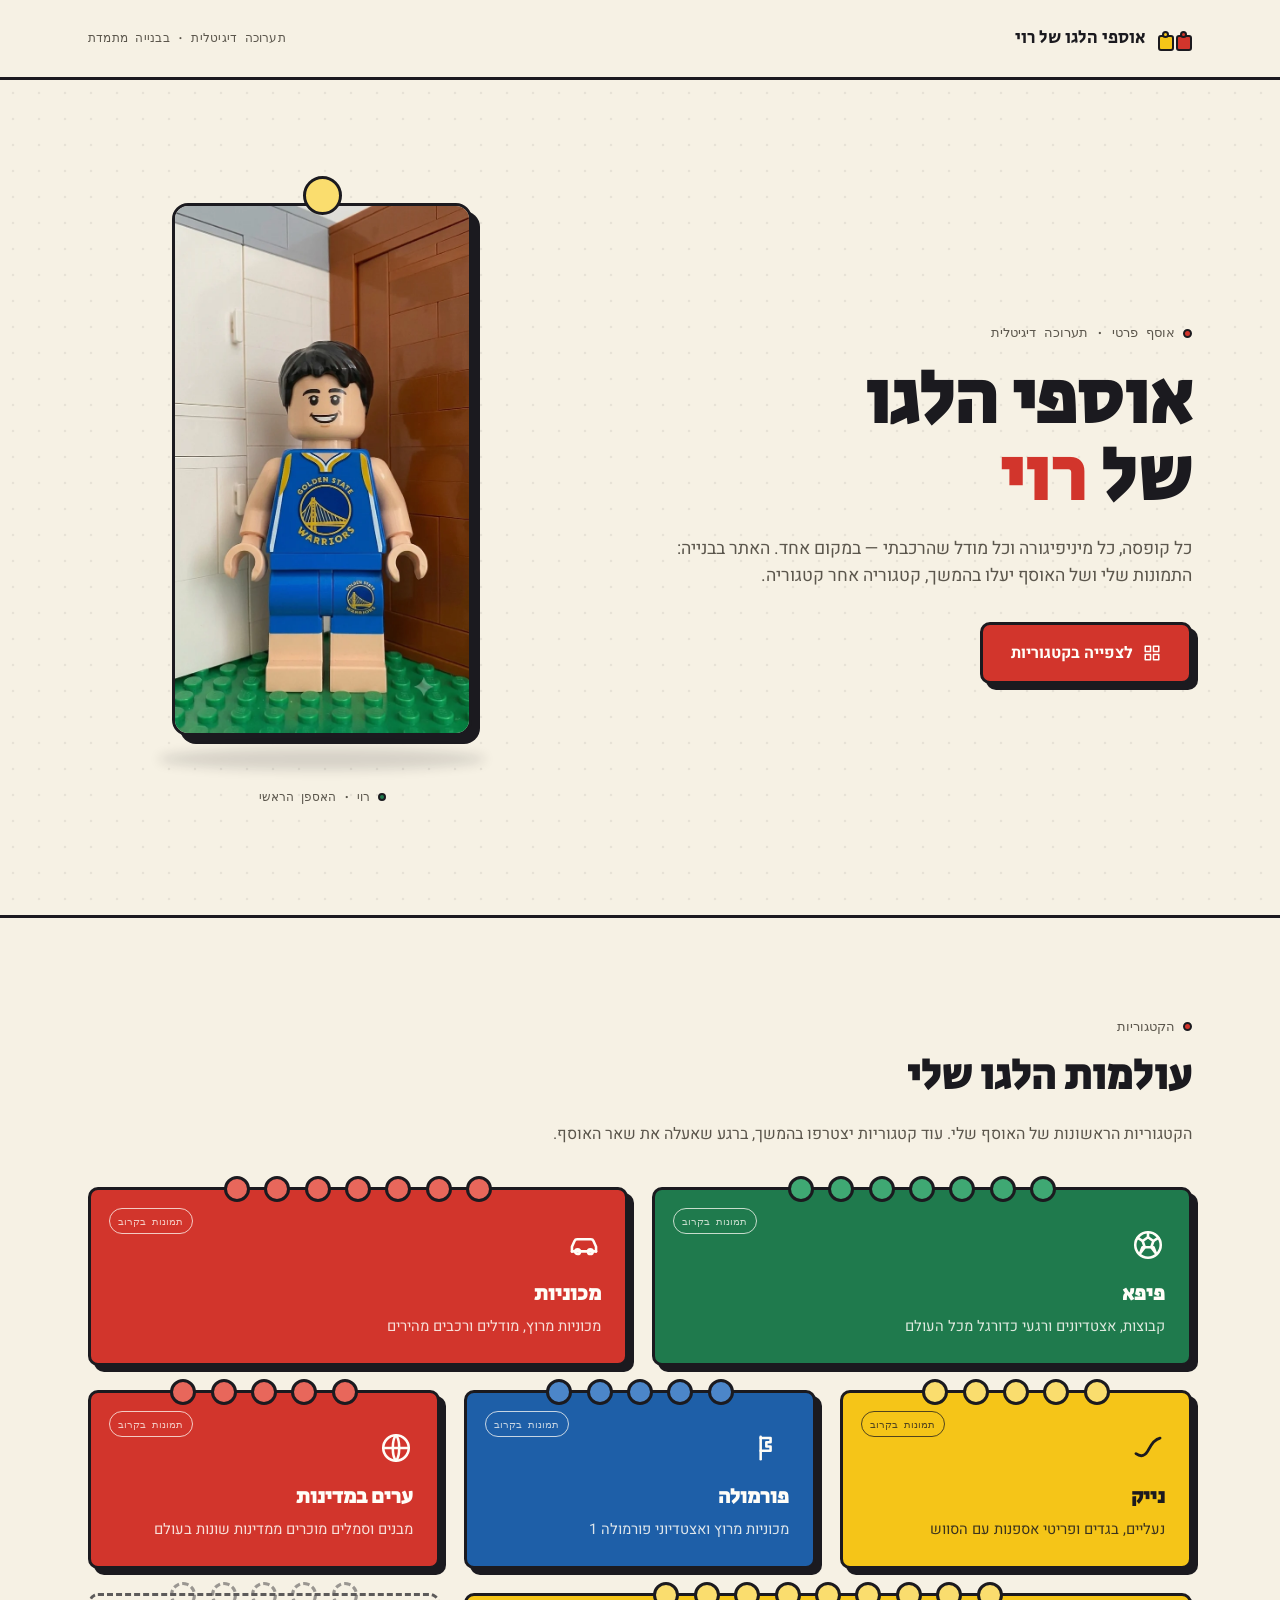
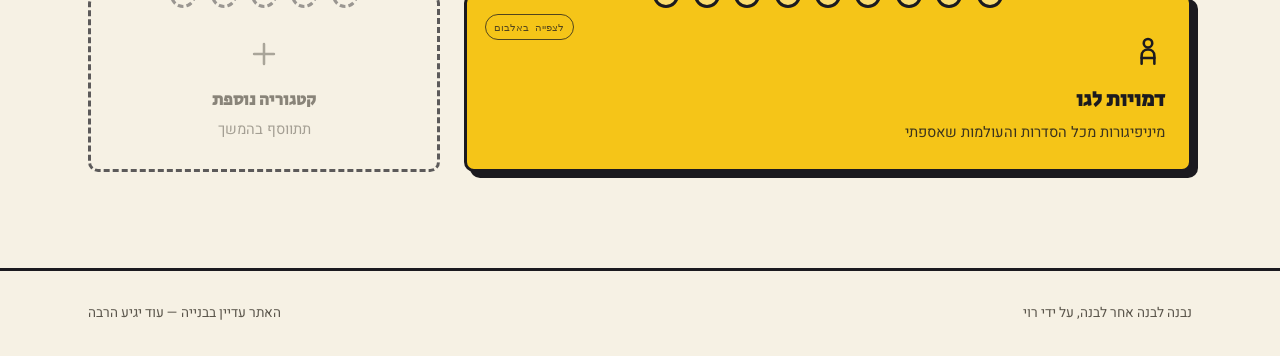
<file: index.html>
<!DOCTYPE html>
<html lang="he" dir="rtl">
<head>
<meta charset="UTF-8">
<meta name="viewport" content="width=device-width, initial-scale=1.0">
<title>אתר אוספי הלגו של רוי</title>
<meta name="description" content="תערוכה דיגיטלית של אוסף הלגו האישי של רוי — פיפא, מכוניות, נייק, פורמולה, ערים במדינות ודמויות לגו.">
<link rel="icon" href="data:image/svg+xml,%3Csvg xmlns='http://www.w3.org/2000/svg' viewBox='0 0 24 24'%3E%3Crect x='2' y='9' width='20' height='11' rx='2' fill='%23D2352C'/%3E%3Ccircle cx='7' cy='7' r='2.6' fill='%23D2352C'/%3E%3Ccircle cx='17' cy='7' r='2.6' fill='%23D2352C'/%3E%3C/svg%3E">
<link rel="stylesheet" href="assets/css/style.css">
</head>
<body>
<div class="page">

  <header class="site-header">
    <div class="wrap">
      <div class="brand">
        <span class="brand-mark" aria-hidden="true"><span><i></i></span><span><i></i></span></span>
        אוספי הלגו של רוי
      </div>
      <div class="header-note">תערוכה דיגיטלית · בבנייה מתמדת</div>
    </div>
  </header>

  <section class="hero">
    <div class="wrap">
      <div class="hero-copy">
        <p class="eyebrow">אוסף פרטי · תערוכה דיגיטלית</p>
        <h1><span>אוספי הלגו</span><br><span>של <em>רוי</em></span></h1>
        <p class="lead">כל קופסה, כל מיניפיגורה וכל מודל שהרכבתי — במקום אחד. האתר בבנייה: התמונות שלי ושל האוסף יעלו בהמשך, קטגוריה אחר קטגוריה.</p>
        <div class="cta-row">
          <a class="btn" href="#categories">
            <svg viewBox="0 0 24 24" fill="none" stroke="currentColor" stroke-width="2" stroke-linecap="round" stroke-linejoin="round"><rect x="3" y="3" width="7" height="7"></rect><rect x="14" y="3" width="7" height="7"></rect><rect x="3" y="14" width="7" height="7"></rect><rect x="14" y="14" width="7" height="7"></rect></svg>
            לצפייה בקטגוריות
          </a>
        </div>
      </div>
      <div class="figure-stage">
        <div class="figure-frame">
          <div class="figure-stud"></div>
          <div class="figure-photo">
            <img src="assets/images/roy-minifig.webp" alt="רוי בתור דמות לגו, עם חולצת גולדן סטייט ווריורס, עומד על משטח בסיס ירוק">
          </div>
        </div>
        <div class="figure-shadow"></div>
        <p class="figure-tag">רוי · האספן הראשי</p>
      </div>
    </div>
  </section>

  <section class="categories" id="categories">
    <div class="wrap">
      <div class="section-head">
        <p class="eyebrow">הקטגוריות</p>
        <h2>עולמות הלגו שלי</h2>
        <p>הקטגוריות הראשונות של האוסף שלי. עוד קטגוריות יצטרפו בהמשך, ברגע שאעלה את שאר האוסף.</p>
      </div>

      <div class="brick-grid">

        <button class="brick brick--green col-6 reveal" data-cat="פיפא">
          <span class="badge">תמונות בקרוב</span>
          <span class="studs"><i></i><i></i><i></i><i></i><i></i><i></i><i></i></span>
          <svg class="icon" viewBox="0 0 24 24" fill="none" stroke="currentColor" stroke-width="1.8" stroke-linecap="round" stroke-linejoin="round"><circle cx="12" cy="12" r="9"></circle><path d="M12 6.5 15.8 9.2 14.3 13.6H9.7L8.2 9.2Z"></path><path d="M12 3v3.5M4.8 7l3.4 2.2M19.2 7l-3.4 2.2M6.4 18l1.7-4.4M17.6 18l-1.7-4.4M9.7 13.6 6.4 18M14.3 13.6 17.6 18"></path></svg>
          <h3>פיפא</h3>
          <p>קבוצות, אצטדיונים ורגעי כדורגל מכל העולם</p>
        </button>

        <button class="brick brick--red col-6 reveal" data-cat="מכוניות">
          <span class="badge">תמונות בקרוב</span>
          <span class="studs"><i></i><i></i><i></i><i></i><i></i><i></i><i></i></span>
          <svg class="icon" viewBox="0 0 24 24" fill="none" stroke="currentColor" stroke-width="1.8" stroke-linecap="round" stroke-linejoin="round"><path d="M3.5 16.5v-3.2l1.8-4.1a2 2 0 0 1 1.85-1.2h9.7a2 2 0 0 1 1.85 1.2l1.8 4.1v3.2"></path><path d="M3.5 16.5h17"></path><circle cx="7.5" cy="16.7" r="1.7"></circle><circle cx="16.5" cy="16.7" r="1.7"></circle></svg>
          <h3>מכוניות</h3>
          <p>מכוניות מרוץ, מודלים ורכבים מהירים</p>
        </button>

        <button class="brick brick--yellow col-4 reveal" data-cat="נייק">
          <span class="badge">תמונות בקרוב</span>
          <span class="studs"><i></i><i></i><i></i><i></i><i></i></span>
          <svg class="icon" viewBox="0 0 24 24" fill="none" stroke="currentColor" stroke-width="2" stroke-linecap="round" stroke-linejoin="round"><path d="M3.5 16 Q9 20 12.5 13 T20.5 5"></path></svg>
          <h3>נייק</h3>
          <p>נעליים, בגדים ופריטי אספנות עם הסווש</p>
        </button>

        <button class="brick brick--blue col-4 reveal" data-cat="פורמולה">
          <span class="badge">תמונות בקרוב</span>
          <span class="studs"><i></i><i></i><i></i><i></i><i></i></span>
          <svg class="icon" viewBox="0 0 24 24" fill="none" stroke="currentColor" stroke-width="1.8" stroke-linecap="round" stroke-linejoin="round"><path d="M4 4v16"></path><path d="M4 5h7v3H8v3h3v3H4"></path></svg>
          <h3>פורמולה</h3>
          <p>מכוניות מרוץ ואצטדיוני פורמולה 1</p>
        </button>

        <button class="brick brick--red col-4 reveal" data-cat="ערים במדינות">
          <span class="badge">תמונות בקרוב</span>
          <span class="studs"><i></i><i></i><i></i><i></i><i></i></span>
          <svg class="icon" viewBox="0 0 24 24" fill="none" stroke="currentColor" stroke-width="1.8" stroke-linecap="round" stroke-linejoin="round"><circle cx="12" cy="12" r="9"></circle><path d="M3 12h18"></path><path d="M12 3C9 6 9 18 12 21"></path><path d="M12 3c3 3 3 15 0 18"></path></svg>
          <h3>ערים במדינות</h3>
          <p>מבנים וסמלים מוכרים ממדינות שונות בעולם</p>
        </button>

        <a class="brick brick--yellow col-8 reveal" href="categories/minifigures.html">
          <span class="badge">לצפייה באלבום</span>
          <span class="studs"><i></i><i></i><i></i><i></i><i></i><i></i><i></i><i></i><i></i></span>
          <svg class="icon" viewBox="0 0 24 24" fill="none" stroke="currentColor" stroke-width="1.8" stroke-linecap="round" stroke-linejoin="round"><circle cx="12" cy="6.5" r="3"></circle><path d="M7.5 21v-5.5C7.5 12.5 9.5 11 12 11s4.5 1.5 4.5 4.5V21"></path><line x1="7.5" y1="17" x2="16.5" y2="17"></line></svg>
          <h3>דמויות לגו</h3>
          <p>מיניפיגורות מכל הסדרות והעולמות שאספתי</p>
        </a>

        <div class="brick brick--ghost col-4 reveal">
          <span class="studs"><i></i><i></i><i></i><i></i><i></i></span>
          <svg class="icon" viewBox="0 0 24 24" fill="none" stroke="currentColor" stroke-width="1.8" stroke-linecap="round"><line x1="12" y1="5" x2="12" y2="19"></line><line x1="5" y1="12" x2="19" y2="12"></line></svg>
          <h3>קטגוריה נוספת</h3>
          <p>תתווסף בהמשך</p>
        </div>

      </div>
    </div>
  </section>

  <footer class="site-footer">
    <div class="wrap">
      <span>נבנה לבנה אחר לבנה, על ידי רוי</span>
      <span>האתר עדיין בבנייה — עוד יגיע הרבה</span>
    </div>
  </footer>

  <div class="toast" role="status" aria-live="polite"></div>
</div>
<script src="assets/js/main.js"></script>
</body>
</html>
</file>
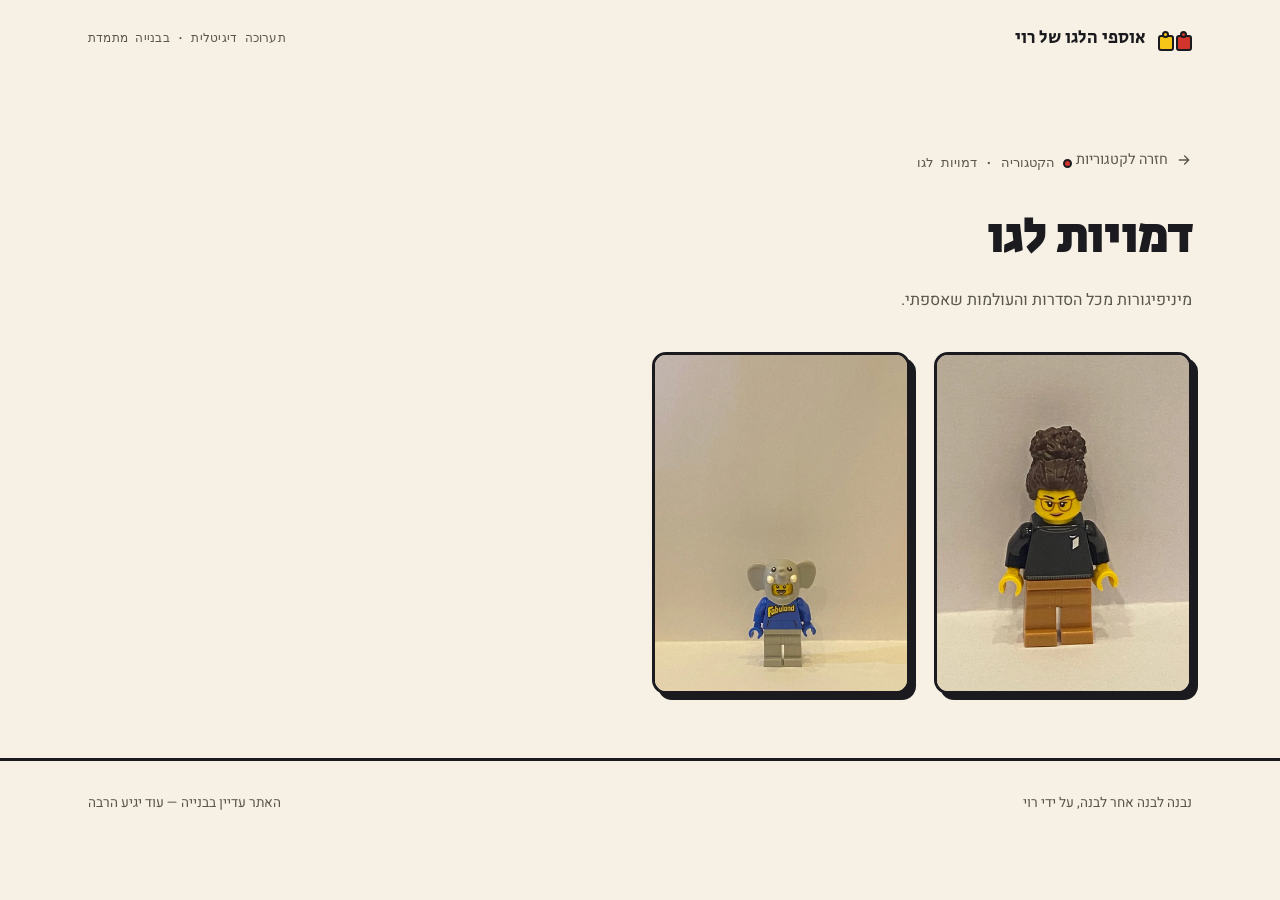
<file: categories/minifigures.html>
<!DOCTYPE html>
<html lang="he" dir="rtl">
<head>
<meta charset="UTF-8">
<meta name="viewport" content="width=device-width, initial-scale=1.0">
<title>דמויות לגו — אוספי הלגו של רוי</title>
<meta name="description" content="אלבום התמונות של קטגוריית דמויות לגו באוסף הלגו של רוי.">
<link rel="icon" href="data:image/svg+xml,%3Csvg xmlns='http://www.w3.org/2000/svg' viewBox='0 0 24 24'%3E%3Crect x='2' y='9' width='20' height='11' rx='2' fill='%23D2352C'/%3E%3Ccircle cx='7' cy='7' r='2.6' fill='%23D2352C'/%3E%3Ccircle cx='17' cy='7' r='2.6' fill='%23D2352C'/%3E%3C/svg%3E">
<link rel="stylesheet" href="../assets/css/style.css">
</head>
<body>
<div class="page">

  <header class="site-header">
    <div class="wrap">
      <a class="brand" href="../index.html">
        <span class="brand-mark" aria-hidden="true"><span><i></i></span><span><i></i></span></span>
        אוספי הלגו של רוי
      </a>
      <div class="header-note">תערוכה דיגיטלית · בבנייה מתמדת</div>
    </div>
  </header>

  <section class="album">
    <div class="wrap">
      <a class="back-link" href="../index.html#categories">
        <svg viewBox="0 0 24 24" fill="none" stroke="currentColor" stroke-width="2" stroke-linecap="round" stroke-linejoin="round"><path d="M5 12h14M5 12l6 6M5 12l6-6"></path></svg>
        חזרה לקטגוריות
      </a>
      <p class="eyebrow">הקטגוריה · דמויות לגו</p>
      <h1>דמויות לגו</h1>
      <p class="lead">מיניפיגורות מכל הסדרות והעולמות שאספתי.</p>

      <div class="gallery">
        <figure class="gallery-item">
          <img src="../assets/images/minifigures/lady-01.webp" alt="מיניפיגורת לגו עם תסרוקת אסופה ומשקפיים, חולצה שחורה ומכנסיים חומים">
        </figure>
        <figure class="gallery-item">
          <img src="../assets/images/minifigures/elephant-01.webp" alt="מיניפיגורת לגו עם ראש פיל בסגנון Fabuland, חולצה כחולה ומכנסיים אפורים">
        </figure>
      </div>
    </div>
  </section>

  <footer class="site-footer">
    <div class="wrap">
      <span>נבנה לבנה אחר לבנה, על ידי רוי</span>
      <span>האתר עדיין בבנייה — עוד יגיע הרבה</span>
    </div>
  </footer>

</div>
</body>
</html>
</file>
<file: assets/css/style.css>
@font-face{
  font-family:'Heebo';
  font-weight:100 900;
  font-style:normal;
  src:url('../fonts/heebo-hebrew.woff2') format('woff2');
  unicode-range:U+0590-05FF,U+200C-2010,U+20AA,U+25CC,U+FB1D-FB4F;
  font-display:swap;
}
@font-face{
  font-family:'Heebo';
  font-weight:100 900;
  font-style:normal;
  src:url('../fonts/heebo-latin.woff2') format('woff2');
  unicode-range:U+0000-00FF,U+2000-206F,U+20AC,U+2122;
  font-display:swap;
}
@font-face{
  font-family:'Secular One';
  font-weight:400;
  font-style:normal;
  src:url('../fonts/secular-one-hebrew.woff2') format('woff2');
  unicode-range:U+0590-05FF,U+200C-2010,U+20AA,U+25CC,U+FB1D-FB4F;
  font-display:swap;
}
@font-face{
  font-family:'Secular One';
  font-weight:400;
  font-style:normal;
  src:url('../fonts/secular-one-latin.woff2') format('woff2');
  unicode-range:U+0000-00FF,U+2000-206F,U+20AC,U+2122;
  font-display:swap;
}
@font-face{
  font-family:'JetBrains Mono';
  font-weight:500;
  font-style:normal;
  src:url('../fonts/jetbrains-mono.woff2') format('woff2');
  unicode-range:U+0000-00FF,U+2000-206F;
  font-display:swap;
}
:root{
    --red:#D2352C;      --red-light:#E8675B;
    --yellow:#F5C518;   --yellow-light:#FADD6E;
    --green:#1F7A4D;    --green-light:#3FA873;
    --blue:#1E5FA8;     --blue-light:#4C86C9;
    --plate:#F6F1E4;    --plate-raised:#EEE6D2;
    --white:#FFFDF7;
    --text:#1B1A1F;     --muted:#5B564C;
    --line:#1B1A1F;
    --on-color:#FFFDF7; --on-yellow:#1B1A1F;
    --font-display:'Secular One','Segoe UI',sans-serif;
    --font-body:'Heebo','Segoe UI',sans-serif;
    --font-mono:'JetBrains Mono',ui-monospace,monospace;
    --dot: rgba(27,26,31,.07);
  }
  @media (prefers-color-scheme: dark){
    :root{
      --plate:#14171C; --plate-raised:#1B1F26; --white:#1F242B;
      --text:#F2EFE6; --muted:#B7AFA0;
      --line:#EDEAE2;
      --red:#FF6A5C; --red-light:#FF8C81;
      --yellow:#FFD34D; --yellow-light:#FFE08A;
      --green:#33B675; --green-light:#57CB90;
      --blue:#5B9CE0; --blue-light:#7FB4EA;
      --on-color:#14171C; --on-yellow:#1B1A1F;
      --dot: rgba(237,234,226,.08);
    }
  }
  :root[data-theme="dark"]{
    --plate:#14171C; --plate-raised:#1B1F26; --white:#1F242B;
    --text:#F2EFE6; --muted:#B7AFA0;
    --line:#EDEAE2;
    --red:#FF6A5C; --red-light:#FF8C81;
    --yellow:#FFD34D; --yellow-light:#FFE08A;
    --green:#33B675; --green-light:#57CB90;
    --blue:#5B9CE0; --blue-light:#7FB4EA;
    --on-color:#14171C; --on-yellow:#1B1A1F;
    --dot: rgba(237,234,226,.08);
  }
  :root[data-theme="light"]{
    --plate:#F6F1E4; --plate-raised:#EEE6D2; --white:#FFFDF7;
    --text:#1B1A1F; --muted:#5B564C;
    --line:#1B1A1F;
    --red:#D2352C; --red-light:#E8675B;
    --yellow:#F5C518; --yellow-light:#FADD6E;
    --green:#1F7A4D; --green-light:#3FA873;
    --blue:#1E5FA8; --blue-light:#4C86C9;
    --on-color:#FFFDF7; --on-yellow:#1B1A1F;
    --dot: rgba(27,26,31,.07);
  }

  *,*::before,*::after{ box-sizing:border-box; }
  html,body{ margin:0; padding:0; }
  body{ background:var(--plate); }
  img,svg{ display:block; max-width:100%; }
  button{ font:inherit; }
  a{ color:inherit; }

  .page{
    font-family:var(--font-body);
    color:var(--text);
    background:var(--plate);
    line-height:1.55;
    overflow-x:hidden;
  }

  .wrap{
    max-width:1200px;
    margin-inline:auto;
    padding-inline:clamp(1.25rem,4vw,3rem);
  }

  /* ---------- header ---------- */
  .site-header{
    padding-block:1.5rem;
  }
  .site-header .wrap{
    display:flex;
    align-items:center;
    justify-content:space-between;
    gap:1rem;
  }
  .brand{
    display:flex;
    align-items:center;
    gap:.75rem;
    font-family:var(--font-display);
    font-size:1.15rem;
    text-decoration:none;
  }
  .brand-mark{
    width:34px; height:26px;
    position:relative;
    flex:none;
  }
  .brand-mark span{
    position:absolute;
    inset-inline-start:0; inset-block-end:0;
    width:16px; height:16px;
    background:var(--red);
    border:2.5px solid var(--line);
    border-radius:3px;
  }
  .brand-mark span:nth-child(2){ inset-inline-start:18px; background:var(--yellow); }
  .brand-mark i{
    position:absolute; top:-6px;
    width:7px; height:7px;
    background:inherit;
    border:2.5px solid var(--line);
    border-radius:50%;
  }
  .brand-mark span:nth-child(1) i{ inset-inline-start:3px; }
  .brand-mark span:nth-child(2) i{ inset-inline-start:3px; }

  .header-note{
    font-family:var(--font-mono);
    font-size:.72rem;
    color:var(--muted);
    letter-spacing:.02em;
    white-space:nowrap;
  }

  /* ---------- hero ---------- */
  .hero{
    position:relative;
    background-image:radial-gradient(var(--dot) 1.4px, transparent 1.6px);
    background-size:26px 26px;
    border-block:3px solid var(--line);
  }
  .hero .wrap{
    display:grid;
    grid-template-columns:1.1fr .9fr;
    gap:clamp(2rem,5vw,4rem);
    align-items:center;
    padding-block:clamp(3rem,8vw,6rem);
  }
  .eyebrow{
    display:inline-flex;
    align-items:center;
    gap:.5rem;
    font-family:var(--font-mono);
    font-size:.8rem;
    color:var(--muted);
    margin-block-end:1.25rem;
  }
  .eyebrow::before{
    content:"";
    width:9px; height:9px;
    border-radius:50%;
    background:var(--red);
    border:2px solid var(--line);
  }
  .hero h1{
    font-family:var(--font-display);
    font-size:clamp(2.5rem,6vw,4.6rem);
    line-height:1.05;
    margin:0 0 1.1rem;
    text-wrap:balance;
  }
  .hero h1 em{
    font-style:normal;
    color:var(--red);
  }
  .hero p.lead{
    font-size:1.1rem;
    color:var(--muted);
    max-width:38rem;
    margin:0 0 2rem;
  }
  .cta-row{ display:flex; align-items:center; gap:1rem; flex-wrap:wrap; }

  .btn{
    display:inline-flex;
    align-items:center;
    gap:.6rem;
    padding:1rem 1.75rem;
    border:3px solid var(--line);
    border-radius:10px;
    background:var(--red);
    color:var(--on-color);
    font-weight:700;
    font-size:1rem;
    box-shadow:6px 6px 0 var(--line);
    cursor:pointer;
    transition:transform .12s ease, box-shadow .12s ease;
    text-decoration:none;
  }
  .btn:hover{ transform:translate(2px,2px); box-shadow:3px 3px 0 var(--line); }
  .btn:active{ transform:translate(5px,5px); box-shadow:0 0 0 var(--line); }
  .btn:focus-visible{ outline:3px solid var(--blue); outline-offset:3px; }
  .btn svg{ width:18px; height:18px; }

  /* ---------- hero figure (photo) ---------- */
  .figure-stage{
    display:flex;
    flex-direction:column;
    align-items:center;
    position:relative;
  }
  .figure-shadow{
    width:70%;
    height:22px;
    background:var(--line);
    opacity:.14;
    border-radius:50%;
    filter:blur(6px);
    margin-block-start:.75rem;
  }
  .figure-frame{
    position:relative;
    width:min(300px,72vw);
  }
  .figure-stud{
    width:13%;
    aspect-ratio:1;
    margin-inline:auto;
    background:var(--yellow-light);
    border:3px solid var(--line);
    border-radius:50%;
    position:relative;
    z-index:2;
  }
  .figure-photo{
    border:3px solid var(--line);
    border-radius:16px;
    box-shadow:8px 8px 0 var(--line);
    aspect-ratio:680/1209;
    margin-block-start:-4%;
    overflow:hidden;
    background:var(--plate-raised);
  }
  .figure-photo img{
    width:100%;
    height:100%;
    object-fit:cover;
    object-position:50% 12%;
  }
  .figure-tag{
    display:inline-flex;
    align-items:center;
    gap:.5rem;
    margin-block-start:1.1rem;
    font-family:var(--font-mono);
    font-size:.78rem;
    color:var(--muted);
  }
  .figure-tag::before{
    content:"";
    width:8px; height:8px;
    border-radius:50%;
    background:var(--green);
    border:2px solid var(--line);
  }

  /* load-in motion */
  .figure-frame,.hero h1 span,.hero p.lead,.hero .cta-row,.eyebrow{
    opacity:0;
    animation:rise .6s cubic-bezier(.2,.8,.2,1) forwards;
  }
  .eyebrow{ animation-delay:.05s; }
  .hero h1 span:nth-of-type(1){ animation-delay:.15s; }
  .hero h1 span:nth-of-type(2){ animation-delay:.28s; }
  .hero p.lead{ animation-delay:.4s; }
  .hero .cta-row{ animation-delay:.52s; }
  .figure-frame{ animation:drop .7s cubic-bezier(.34,1.4,.4,1) forwards; animation-delay:.1s; }

  @keyframes rise{ from{ opacity:0; transform:translateY(14px);} to{ opacity:1; transform:translateY(0);} }
  @keyframes drop{ from{ opacity:0; transform:translateY(-40px);} 70%{ opacity:1; } to{ opacity:1; transform:translateY(0);} }

  /* ---------- categories ---------- */
  .categories{ padding-block:clamp(3.5rem,8vw,6rem); }
  .section-head{ max-width:40rem; margin-block-end:2.5rem; }
  .section-head h2{
    font-family:var(--font-display);
    font-size:clamp(1.8rem,3.4vw,2.6rem);
    margin:.4rem 0 .75rem;
    text-wrap:balance;
  }
  .section-head p{ color:var(--muted); margin:0; }

  .brick-grid{
    display:grid;
    grid-template-columns:repeat(12,1fr);
    gap:1.5rem;
  }
  .brick{
    display:block;
    grid-column:span 12;
    position:relative;
    border:3px solid var(--line);
    border-radius:10px;
    padding:2.4rem 1.5rem 1.5rem;
    box-shadow:6px 6px 0 var(--line);
    cursor:pointer;
    text-align:start;
    text-decoration:none;
    font-family:var(--font-body);
    transition:transform .12s ease, box-shadow .12s ease;
    opacity:0;
    transform:translateY(18px) scale(.97);
  }
  .brick.is-visible{
    animation:settle .5s cubic-bezier(.2,.8,.2,1) forwards;
  }
  @keyframes settle{ to{ opacity:1; transform:translateY(0) scale(1); } }

  .brick:hover,.brick:focus-visible{ transform:translate(2px,2px); box-shadow:3px 3px 0 var(--line); }
  .brick:active{ transform:translate(5px,5px); box-shadow:0 0 0 var(--line); }
  .brick:focus-visible{ outline:3px solid var(--line); outline-offset:4px; }

  .brick--red{ background:var(--red); color:var(--on-color); }
  .brick--green{ background:var(--green); color:var(--on-color); }
  .brick--blue{ background:var(--blue); color:var(--on-color); }
  .brick--yellow{ background:var(--yellow); color:var(--on-yellow); }

  .brick .studs{
    position:absolute;
    inset-inline:0;
    top:-14px;
    display:flex;
    justify-content:center;
    gap:.9rem;
  }
  .brick .studs i{
    width:26px; height:26px;
    border-radius:50%;
    border:3px solid var(--line);
  }
  .brick--red .studs i{ background:var(--red-light); }
  .brick--green .studs i{ background:var(--green-light); }
  .brick--blue .studs i{ background:var(--blue-light); }
  .brick--yellow .studs i{ background:var(--yellow-light); }

  .brick .icon{ width:34px; height:34px; margin-block-end:1rem; }
  .brick h3{
    font-family:var(--font-display);
    font-size:1.3rem;
    margin:0 0 .35rem;
  }
  .brick p{ margin:0; font-size:.92rem; opacity:.85; }
  .brick .badge{
    position:absolute;
    top:1.1rem;
    inset-inline-end:1.1rem;
    font-family:var(--font-mono);
    font-size:.65rem;
    padding:.25rem .55rem;
    border:1.5px solid currentColor;
    border-radius:999px;
    opacity:.75;
  }

  .brick--ghost{
    background:transparent;
    border:3px dashed var(--line);
    box-shadow:none;
    color:var(--muted);
    cursor:default;
    display:flex;
    flex-direction:column;
    align-items:center;
    text-align:center;
    justify-content:center;
    min-height:11rem;
  }
  .brick--ghost.is-visible{ animation:settle-ghost .5s cubic-bezier(.2,.8,.2,1) forwards; }
  @keyframes settle-ghost{ to{ opacity:.7; transform:translateY(0) scale(1); } }
  .brick--ghost:hover,.brick--ghost:active{ transform:none; box-shadow:none; }
  .brick--ghost .studs i{ border-style:dashed; background:transparent; opacity:.6; }
  .brick--ghost .icon{ margin-inline:auto; opacity:.7; }
  .brick--ghost h3{ font-size:1.05rem; }
  .brick--ghost p{ opacity:.75; }

  .col-5{ grid-column:span 5; }
  .col-7{ grid-column:span 7; }
  .col-4{ grid-column:span 4; }
  .col-6{ grid-column:span 6; }
  .col-3{ grid-column:span 3; }
  .col-8{ grid-column:span 8; }

  @media (max-width:900px){
    .hero .wrap{ grid-template-columns:1fr; }
    .figure-stage{ order:-1; }
    .col-5,.col-7,.col-4,.col-6,.col-3,.col-8{ grid-column:span 6; }
  }
  @media (max-width:640px){
    .col-5,.col-7,.col-4,.col-6,.col-3,.col-8{ grid-column:span 12; }
  }

  /* ---------- footer ---------- */
  .site-footer{
    border-block-start:3px solid var(--line);
    padding-block:2rem;
  }
  .site-footer .wrap{
    display:flex;
    align-items:center;
    justify-content:space-between;
    gap:1rem;
    flex-wrap:wrap;
    font-size:.85rem;
    color:var(--muted);
  }

  /* ---------- toast ---------- */
  .toast{
    position:fixed;
    inset-block-end:1.5rem;
    inset-inline-start:50%;
    transform:translate(-50%,20px);
    background:var(--line);
    color:var(--plate);
    padding:.85rem 1.5rem;
    border-radius:10px;
    font-size:.9rem;
    opacity:0;
    pointer-events:none;
    transition:opacity .25s ease, transform .25s ease;
    z-index:50;
    max-width:min(90vw,26rem);
    text-align:center;
  }
  .toast.show{ opacity:1; transform:translate(-50%,0); pointer-events:auto; }

  @media (prefers-reduced-motion:reduce){
    *{ animation:none !important; transition:none !important; }
    .figure-frame,.hero h1 span,.hero p.lead,.hero .cta-row,.eyebrow,.brick{ opacity:1; transform:none; }
  }

  /* ---------- album pages ---------- */
  .back-link{
    display:inline-flex;
    align-items:center;
    gap:.5rem;
    font-family:var(--font-body);
    font-size:.9rem;
    color:var(--muted);
    text-decoration:none;
    margin-block-end:1.5rem;
    transition:color .15s ease;
  }
  .back-link:hover{ color:var(--text); }
  .back-link svg{ width:16px; height:16px; transform:scaleX(-1); }

  .album{ padding-block:clamp(2.5rem,6vw,4rem); }
  .album h1{
    font-family:var(--font-display);
    font-size:clamp(2rem,4vw,3rem);
    margin:.4rem 0 .75rem;
    text-wrap:balance;
  }
  .album .lead{
    color:var(--muted);
    max-width:38rem;
    margin:0 0 2.5rem;
  }

  .gallery{
    display:grid;
    grid-template-columns:repeat(auto-fill,minmax(220px,1fr));
    gap:1.5rem;
  }
  .gallery-item{
    margin:0;
    border:3px solid var(--line);
    border-radius:14px;
    box-shadow:6px 6px 0 var(--line);
    overflow:hidden;
    background:var(--plate-raised);
  }
  .gallery-item img{
    display:block;
    width:100%;
    aspect-ratio:3/4;
    object-fit:cover;
  }
  .gallery-empty{
    border:3px dashed var(--line);
    border-radius:14px;
    padding:3rem 1.5rem;
    text-align:center;
    color:var(--muted);
  }
</file>
